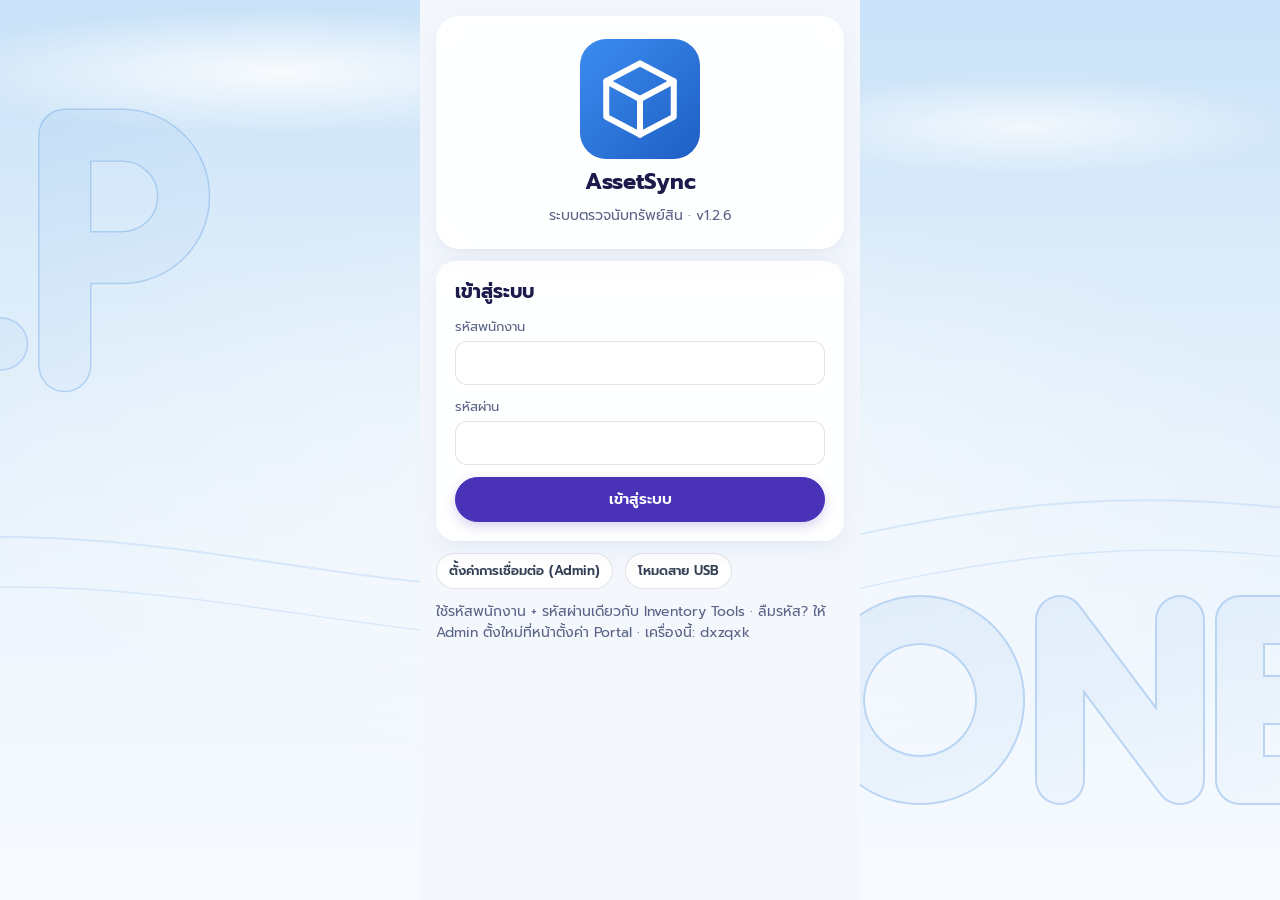
<file: assetsync/index.html>
<!doctype html>
<html lang="th">
<head>
<meta charset="utf-8">
<meta name="viewport" content="width=device-width,initial-scale=1,viewport-fit=cover">
<meta name="theme-color" content="#3b5bfd">
<title>AssetSync</title>
<link rel="icon" href="icon.svg" type="image/svg+xml">
<script src="config.js"></script>
<script src="build.js"></script>
<script src="lib/supabase.js"></script>
<script src="lib/xlsx.full.min.js"></script>
<script>window.__XLSX = window.XLSX;</script>
<script src="lib/xlsx-style.min.js"></script>
<script>window.XLSXS = window.XLSX; window.XLSX = window.__XLSX;</script>
<script src="lib/jspdf.umd.min.js"></script>
<script src="lib/qrcode.js"></script>
<script src="lib/jsbarcode.min.js"></script>
<script src="store.js"></script>
<link rel="stylesheet" href="css/app.css">
<link rel="stylesheet" href="css/theme-sky.css">

</head>
<body>
<div id="app"></div>
<input type="file" id="gFile" hidden aria-hidden="true">

<!-- โค้ดของแอปแยกเป็นไฟล์ตามหมวดใน js/ · ลำดับมีผล: ไฟล์เลขน้อยโหลดก่อน (ดู web/README.md) -->
<script src="js/01-helpers.js"></script>
<script src="js/02-state.js"></script>
<script src="js/03-compute.js"></script>
<script src="js/04-storage.js"></script>
<script src="js/05-shell.js"></script>
<script src="js/06-web-reports.js"></script>
<script src="js/07-web-import.js"></script>
<script src="js/08-web-live.js"></script>
<script src="js/09-web-inbox.js"></script>
<script src="js/10-stickers.js"></script>
<script src="js/11-label-designer.js"></script>
<script src="js/12-app.js"></script>
<script src="js/13-usb.js"></script>
<script src="js/14-auth.js"></script>
<script src="js/15-scan.js"></script>
<script src="js/16-actions.js"></script>
<script src="js/17-scanner-input.js"></script>
<script src="js/18-exports.js"></script>
<script src="js/19-pivot.js"></script>
<script src="js/20-main.js"></script>
<script src="js/21-resize.js"></script>
<script src="../idle.js"></script>
</body>
</html>
</file>
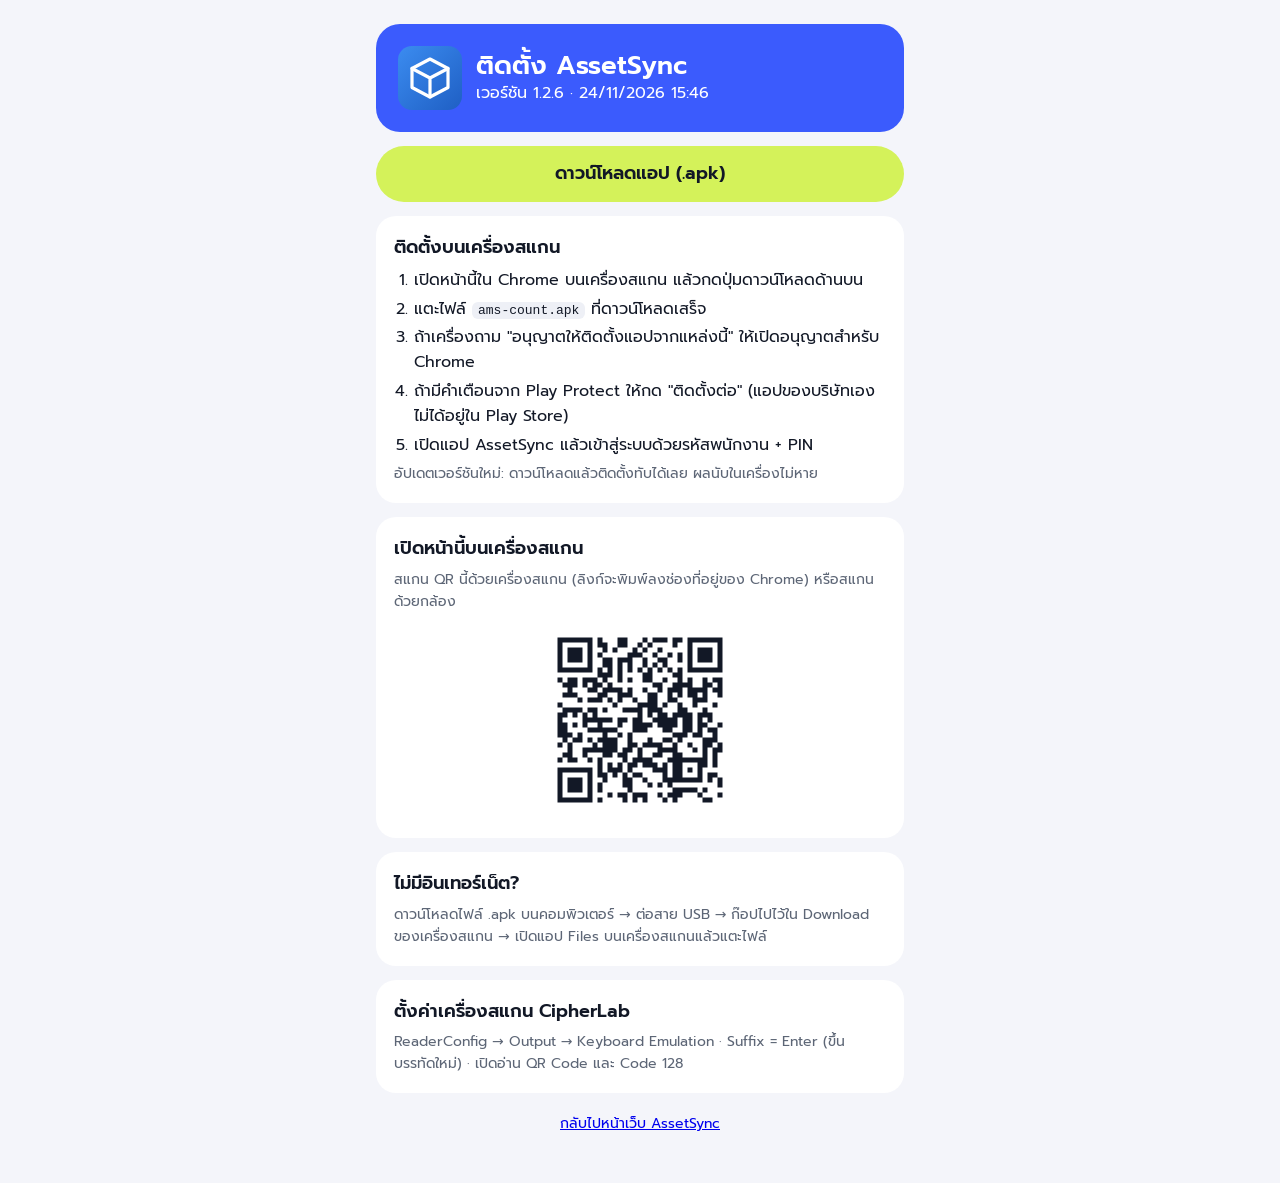
<file: assetsync/install.html>
<!doctype html>
<html lang="th">
<head>
<meta charset="utf-8">
<meta name="viewport" content="width=device-width,initial-scale=1">
<title>ติดตั้ง AssetSync</title>
<link rel="icon" href="icon.svg" type="image/svg+xml">
<script src="lib/qrcode.js"></script>
<style>
@font-face { font-family: 'Prompt'; font-weight: 400; src: url(fonts/prompt-thai-400-normal.woff2) format('woff2'); unicode-range: U+0E01-0E5B; }
@font-face { font-family: 'Prompt'; font-weight: 600; src: url(fonts/prompt-thai-600-normal.woff2) format('woff2'); unicode-range: U+0E01-0E5B; }
@font-face { font-family: 'Prompt'; font-weight: 400; src: url(fonts/prompt-latin-400-normal.woff2) format('woff2'); unicode-range: U+0000-00FF; }
@font-face { font-family: 'Prompt'; font-weight: 600; src: url(fonts/prompt-latin-600-normal.woff2) format('woff2'); unicode-range: U+0000-00FF; }
:root { --ink: #121826; --muted: #5d6676; --bg: #f4f5fa; --card: #fff; --blue: #3b5bfd; --lime: #d4f25a; color-scheme: light; }
* { box-sizing: border-box; }
body { margin: 0; background: var(--bg); color: var(--ink); font-family: 'Prompt', system-ui, sans-serif; line-height: 1.55; }
main { max-width: 560px; margin: 0 auto; padding: 24px 16px 48px; display: flex; flex-direction: column; gap: 14px; }
.hero { background: var(--blue); color: #fff; border-radius: 24px; padding: 22px; display: flex; gap: 14px; align-items: center; }
.hero img { width: 64px; height: 64px; }
h1 { margin: 0; font-size: 26px; line-height: 1.2; } h2 { margin: 0 0 6px; font-size: 18px; }
.card { background: var(--card); border-radius: 20px; padding: 18px; }
.btn { display: block; text-align: center; background: var(--lime); color: var(--ink); font-weight: 600; font-size: 18px; padding: 14px; border-radius: 999px; text-decoration: none; }
ol { margin: 0; padding-left: 20px; } li { margin: 4px 0; }
.sub { color: var(--muted); font-size: 14px; margin: 6px 0 0; }
canvas { width: 200px; height: 200px; display: block; margin: 8px auto 0; }
code { background: #eef0f6; padding: 1px 6px; border-radius: 6px; }
</style>
</head>
<body>
<main>
  <div class="hero"><img src="logo-mark.svg" alt=""><div><h1>ติดตั้ง AssetSync</h1><span id="ver">แอปตรวจนับทรัพย์สินสำหรับเครื่องสแกน Android</span></div></div>
  <a class="btn" id="dl" href="download/ams-count.apk" download>ดาวน์โหลดแอป (.apk)</a>
  <div class="card"><h2>ติดตั้งบนเครื่องสแกน</h2><ol>
    <li>เปิดหน้านี้ใน Chrome บนเครื่องสแกน แล้วกดปุ่มดาวน์โหลดด้านบน</li>
    <li>แตะไฟล์ <code>ams-count.apk</code> ที่ดาวน์โหลดเสร็จ</li>
    <li>ถ้าเครื่องถาม "อนุญาตให้ติดตั้งแอปจากแหล่งนี้" ให้เปิดอนุญาตสำหรับ Chrome</li>
    <li>ถ้ามีคำเตือนจาก Play Protect ให้กด "ติดตั้งต่อ" (แอปของบริษัทเอง ไม่ได้อยู่ใน Play Store)</li>
    <li>เปิดแอป AssetSync แล้วเข้าสู่ระบบด้วยรหัสพนักงาน + PIN</li></ol>
    <p class="sub">อัปเดตเวอร์ชันใหม่: ดาวน์โหลดแล้วติดตั้งทับได้เลย ผลนับในเครื่องไม่หาย</p></div>
  <div class="card"><h2>เปิดหน้านี้บนเครื่องสแกน</h2><p class="sub">สแกน QR นี้ด้วยเครื่องสแกน (ลิงก์จะพิมพ์ลงช่องที่อยู่ของ Chrome) หรือสแกนด้วยกล้อง</p><canvas id="qr" width="400" height="400" aria-label="QR ลิงก์หน้านี้"></canvas></div>
  <div class="card"><h2>ไม่มีอินเทอร์เน็ต?</h2><p class="sub">ดาวน์โหลดไฟล์ .apk บนคอมพิวเตอร์ → ต่อสาย USB → ก๊อปไปไว้ใน Download ของเครื่องสแกน → เปิดแอป Files บนเครื่องสแกนแล้วแตะไฟล์</p></div>
  <div class="card"><h2>ตั้งค่าเครื่องสแกน CipherLab</h2><p class="sub">ReaderConfig → Output → Keyboard Emulation · Suffix = Enter (ขึ้นบรรทัดใหม่) · เปิดอ่าน QR Code และ Code 128</p></div>
  <p class="sub" style="text-align:center"><a href="./">กลับไปหน้าเว็บ AssetSync</a></p>
</main>
<script>
(() => {
  const cv = document.getElementById('qr'), q = qrcode(0, 'M'); q.addData(location.href.split('#')[0]); q.make();
  const n = q.getModuleCount(), c = cv.getContext('2d'), m = Math.floor(cv.width / (n + 4)), o = Math.floor((cv.width - n * m) / 2);
  c.fillStyle = '#fff'; c.fillRect(0, 0, cv.width, cv.height); c.fillStyle = '#121826';
  for (let r = 0; r < n; r++) for (let k = 0; k < n; k++) if (q.isDark(r, k)) c.fillRect(o + k * m, o + r * m, m, m);
  fetch('download/version.json', { cache: 'no-store' }).then(r => r.ok ? r.json() : null).then(v => { if (v) document.getElementById('ver').textContent = `เวอร์ชัน ${v.version} · ${v.date}`; }).catch(() => {});
})();
</script>
</body>
</html>
</file>
<file: assetsync/css/app.css>
/* AssetSync · หน้าตาของเว็บและแอปเครื่องยิง (ใช้ร่วมกัน) */
@font-face {
  font-family: 'Prompt';
  font-weight: 400;
  font-display: swap;
  src: url(../fonts/prompt-thai-400-normal.woff2) format('woff2');
  unicode-range: U+0E01-0E5B, U+200C-200D, U+25CC;
}
@font-face {
  font-family: 'Prompt';
  font-weight: 500;
  font-display: swap;
  src: url(../fonts/prompt-thai-500-normal.woff2) format('woff2');
  unicode-range: U+0E01-0E5B, U+200C-200D, U+25CC;
}
@font-face {
  font-family: 'Prompt';
  font-weight: 600;
  font-display: swap;
  src: url(../fonts/prompt-thai-600-normal.woff2) format('woff2');
  unicode-range: U+0E01-0E5B, U+200C-200D, U+25CC;
}
@font-face {
  font-family: 'Prompt';
  font-weight: 700;
  font-display: swap;
  src: url(../fonts/prompt-thai-700-normal.woff2) format('woff2');
  unicode-range: U+0E01-0E5B, U+200C-200D, U+25CC;
}
@font-face {
  font-family: 'Prompt';
  font-weight: 400;
  font-display: swap;
  src: url(../fonts/prompt-latin-400-normal.woff2) format('woff2');
  unicode-range: U+0000-00FF, U+2000-206F, U+20AC, U+2122, U+2190-21FF, U+2212, U+2460-24FF, U+2713, U+2715;
}
@font-face {
  font-family: 'Prompt';
  font-weight: 500;
  font-display: swap;
  src: url(../fonts/prompt-latin-500-normal.woff2) format('woff2');
  unicode-range: U+0000-00FF, U+2000-206F, U+20AC, U+2122, U+2190-21FF, U+2212, U+2460-24FF, U+2713, U+2715;
}
@font-face {
  font-family: 'Prompt';
  font-weight: 600;
  font-display: swap;
  src: url(../fonts/prompt-latin-600-normal.woff2) format('woff2');
  unicode-range: U+0000-00FF, U+2000-206F, U+20AC, U+2122, U+2190-21FF, U+2212, U+2460-24FF, U+2713, U+2715;
}
@font-face {
  font-family: 'Prompt';
  font-weight: 700;
  font-display: swap;
  src: url(../fonts/prompt-latin-700-normal.woff2) format('woff2');
  unicode-range: U+0000-00FF, U+2000-206F, U+20AC, U+2122, U+2190-21FF, U+2212, U+2460-24FF, U+2713, U+2715;
}
@font-face {
  font-family: 'JetBrains Mono';
  font-weight: 500;
  font-display: swap;
  src: url(../fonts/jetbrains-mono-latin-500-normal.woff2) format('woff2');
}
@font-face {
  font-family: 'JetBrains Mono';
  font-weight: 700;
  font-display: swap;
  src: url(../fonts/jetbrains-mono-latin-700-normal.woff2) format('woff2');
}
/* Layout: one shell, two faces. "คอม" = wide web workspace with stage pills; "เครื่องยิง" = phone column with bottom bar + center scan button.
   Deliberately single light theme (field devices + office screens), every color set explicitly. */
:root {
  --ink: #121826;
  --muted: #5d6676;
  --bg: #f4f5fa;
  --card: #ffffff;
  --line: #e4e7ec;
  --blue: #3b5bfd;
  --blue-soft: #eaeeff;
  --blue-ink: #2e46c9;
  --lime: #d4f25a;
  --orange: #ff7a1a;
  --ok: #12b76a;
  --ok-soft: #e7f8ef;
  --ok-ink: #027a48;
  --warn: #f79009;
  --warn-soft: #fff1e6;
  --warn-ink: #b54708;
  --bad: #f04438;
  --bad-soft: #fee9e7;
  --bad-ink: #b42318;
  --oth: #7a5af8;
  --oth-soft: #f0ebff;
  --oth-ink: #5925dc;
  --display: 'Prompt', system-ui, sans-serif;
  --mono: 'JetBrains Mono', ui-monospace, monospace;
  color-scheme: light;
}
html,
body {
  height: 100%;
}
body {
  margin: 0;
  background: var(--bg);
  color: var(--ink);
  font-family: var(--display);
  font-size: 15px;
  line-height: 1.5;
}
* {
  box-sizing: border-box;
}
[hidden] {
  display: none !important;
}
button,
input,
select,
textarea {
  font: inherit;
  color: inherit;
}
button {
  cursor: pointer;
}
:focus-visible {
  outline: 3px solid var(--blue);
  outline-offset: 2px;
}
.mono {
  font-family: var(--mono);
}
.top {
  position: sticky;
  top: env(safe-area-inset-top, 0px);
  z-index: 5;
  background: var(--card);
  border-bottom: 1px solid var(--line);
}
body::before {
  content: '';
  position: fixed;
  inset: 0 0 auto;
  height: env(safe-area-inset-top, 0px);
  z-index: 10;
  background: var(--card);
}
.top-in {
  max-width: 1240px;
  margin: 0 auto;
  padding-block: 10px;
  padding-left: max(16px, env(safe-area-inset-left, 0px));
  padding-right: max(16px, env(safe-area-inset-right, 0px));
  display: flex;
  flex-wrap: wrap;
  align-items: center;
  gap: 8px 14px;
}
.logo {
  display: flex;
  align-items: center;
  gap: 8px;
  font-weight: 700;
  font-size: 18px;
}
.logo img {
  width: 36px;
  height: 28px;
  display: block;
}
.brand {
  background: var(--card);
  border-radius: 24px;
  padding: 22px 18px;
  display: flex;
  flex-direction: column;
  align-items: center;
  gap: 10px;
  text-align: center;
}
.brand img {
  width: 120px;
  height: auto;
}
.brand b {
  font-size: 22px;
  line-height: 1.2;
}
.brand span {
  color: var(--muted);
  font-size: 14px;
}
.seg {
  display: inline-flex;
  background: #e9ebf3;
  border-radius: 999px;
  padding: 3px;
}
.seg button {
  border: none;
  background: transparent;
  padding: 7px 14px;
  border-radius: 999px;
  font-size: 14px;
  color: var(--muted);
}
.seg button[aria-pressed='true'] {
  background: var(--card);
  color: var(--ink);
  font-weight: 600;
  box-shadow: 0 1px 2px rgb(0 0 0 / 0.08);
}
.pills {
  display: flex;
  flex-wrap: wrap;
  gap: 6px;
}
.pill {
  border: none;
  padding: 7px 13px;
  border-radius: 999px;
  background: #f2f4f7;
  color: #344054;
  font-size: 14px;
}
.pill.on {
  background: var(--blue);
  color: #fff;
  font-weight: 600;
}
.pill.done {
  background: var(--ok-soft);
  color: var(--ok-ink);
}
.sync {
  margin-left: auto;
  font-size: 13px;
  padding: 5px 10px;
  border-radius: 999px;
  font-weight: 700;
  display: inline-flex;
  align-items: center;
  gap: 4px;
  line-height: 1;
  cursor: help;
}
.sync svg {
  display: block;
}
.s-bad {
  background: var(--bad-soft);
  color: var(--bad-ink);
}
.sync-mini .sync {
  margin: 0;
}
.s-on {
  background: var(--ok-soft);
  color: var(--ok-ink);
}
.s-wait {
  background: var(--warn-soft);
  color: var(--warn-ink);
}
.s-off {
  background: #f2f4f7;
  color: var(--muted);
}
.wrap {
  max-width: 1240px;
  margin: 0 auto;
  padding-block: 22px 60px;
  padding-left: max(16px, env(safe-area-inset-left, 0px));
  padding-right: max(16px, env(safe-area-inset-right, 0px));
  display: flex;
  flex-direction: column;
  gap: 16px;
}
h1 {
  margin: 0;
  font-size: 28px;
  line-height: 1.2;
  text-wrap: balance;
}
h2 {
  margin: 0;
  font-size: 19px;
  line-height: 1.3;
}
.sub {
  color: var(--muted);
  font-size: 14px;
  margin: 0;
}
.card {
  background: var(--card);
  border-radius: 20px;
  padding: 18px;
  display: flex;
  flex-direction: column;
  gap: 12px;
  min-width: 0;
}
.row {
  display: flex;
  flex-wrap: wrap;
  gap: 12px;
  align-items: flex-start;
}
.row > .grow {
  flex: 999 1 520px;
  min-width: 0;
}
.row > .side {
  flex: 1 1 320px;
  min-width: 0;
}
.grid {
  display: grid;
  grid-template-columns: repeat(auto-fill, minmax(170px, 1fr));
  gap: 10px;
}
.kpis {
  display: grid;
  grid-template-columns: repeat(auto-fit, minmax(160px, 1fr));
  gap: 10px;
}
.kpi {
  border-radius: 18px;
  padding: 14px 16px;
  background: var(--card);
}
.kpi b {
  display: block;
  font-size: 30px;
  line-height: 1.15;
  font-variant-numeric: tabular-nums;
}
.kpi span {
  font-size: 13px;
  color: var(--muted);
}
.btn {
  border: 1px solid #d0d5dd;
  background: var(--card);
  color: #344054;
  padding: 10px 16px;
  border-radius: 999px;
  font-weight: 600;
  min-height: 44px;
}
.btn.pri {
  background: var(--blue);
  color: #fff;
  border-color: var(--blue);
}
.btn.dark {
  background: var(--ink);
  color: #fff;
  border-color: var(--ink);
}
.btn.lime {
  background: var(--lime);
  color: var(--ink);
  border-color: var(--lime);
}
.btn.oth {
  background: var(--oth);
  color: #fff;
  border-color: var(--oth);
}
.btn.red {
  background: var(--card);
  color: var(--bad-ink);
  border-color: #fda29b;
}
.btn.sm {
  padding: 6px 12px;
  min-height: 36px;
  font-size: 13px;
}
.btn:disabled {
  opacity: 0.45;
  cursor: not-allowed;
}
.chip {
  display: inline-block;
  padding: 3px 10px;
  border-radius: 999px;
  font-size: 12px;
  font-weight: 600;
}
.c-ok {
  background: var(--ok-soft);
  color: var(--ok-ink);
}
.c-warn {
  background: var(--warn-soft);
  color: var(--warn-ink);
}
.c-bad {
  background: var(--bad-soft);
  color: var(--bad-ink);
}
.c-oth {
  background: var(--oth-soft);
  color: var(--oth-ink);
}
.c-blue {
  background: var(--blue-soft);
  color: var(--blue-ink);
}
.c-gray {
  background: #f2f4f7;
  color: #475467;
}
label.f {
  display: flex;
  flex-direction: column;
  gap: 4px;
  font-size: 13px;
  color: var(--muted);
}
input.in,
select.in,
textarea.in {
  border: 1px solid #d0d5dd;
  border-radius: 12px;
  padding: 10px 12px;
  background: var(--card);
  width: 100%;
  min-width: 0;
  font-size: 15px;
  color: var(--ink);
}
.tbl-wrap {
  overflow-x: auto;
  border-radius: 14px;
}
table {
  border-collapse: collapse;
  width: 100%;
  font-size: 14px;
}
th {
  text-align: left;
  font-size: 12px;
  color: var(--muted);
  font-weight: 600;
  padding: 8px 10px;
  border-bottom: 1px solid var(--line);
  white-space: nowrap;
}
td {
  padding: 9px 10px;
  border-bottom: 1px solid #f0f2f5;
  vertical-align: top;
}
tr.click {
  cursor: pointer;
}
tr.click:hover {
  background: #f8f9fc;
}
tr.sel {
  background: var(--blue-soft);
}
td .chip {
  white-space: nowrap;
}
/* count pages: left and right boxes share one height, each scrolls inside */
.pair {
  align-items: stretch;
}
.pair > * {
  height: max(480px, calc(100vh - 300px));
  overflow-y: auto;
}
.pair > .card.grow {
  display: flex;
  flex-direction: column;
}
.pair > .card.grow > .tbl-wrap {
  flex: 1;
  min-height: 0;
  overflow-y: auto;
}
.pair > .card.grow > .grid {
  flex: none;
}
@media (max-width: 860px) {
  .pair > * {
    height: auto;
    overflow: visible;
  }
}
/* equal rows: fixed columns, one line per cell */
table.tfix {
  table-layout: fixed;
}
.tfix td {
  white-space: nowrap;
  overflow: hidden;
  text-overflow: ellipsis;
  vertical-align: middle;
  height: 44px;
  padding-top: 6px;
  padding-bottom: 6px;
}
.fbar {
  display: flex;
  flex-wrap: wrap;
  gap: 8px;
  align-items: center;
}
.fbar .in {
  width: auto;
  min-height: 38px;
  padding: 6px 10px;
  font-size: 13px;
}
/* small right-hand detail panel */
.compact {
  font-size: 13px;
  gap: 8px !important;
}
.compact .btn {
  padding: 5px 10px;
  min-height: 32px;
  font-size: 12.5px;
}
.compact .tog {
  padding: 4px 9px;
  min-height: 30px;
  font-size: 12px;
}
.compact .card {
  padding: 10px !important;
}
.compact [style*='font-size:22px'] {
  font-size: 17px !important;
}
.compact [style*='font-size:17px'] {
  font-size: 14px !important;
}
.compact .sub {
  font-size: 12px;
}
.compact h2 {
  font-size: 15px;
}
.compact .sticker {
  width: 220px;
  transform: none;
  filter: drop-shadow(0 4px 10px rgb(18 24 38 / 0.15));
}
.ver {
  font:
    600 11px 'JetBrains Mono',
    monospace;
  color: var(--muted);
  background: #f2f4f7;
  border-radius: 999px;
  padding: 2px 7px;
  margin-left: 4px;
  vertical-align: middle;
}
.tile {
  border-radius: 16px;
  padding: 12px 14px;
  display: flex;
  flex-direction: column;
  text-align: left;
  border: none;
}
.tile b {
  font-size: 15px;
}
.tile .p {
  font-size: 24px;
  font-weight: 700;
  line-height: 1.2;
}
.tile small {
  font-size: 12px;
}
.bar {
  height: 10px;
  background: #eef0f6;
  border-radius: 6px;
  overflow: hidden;
  display: flex;
}
.bar i {
  display: block;
  height: 100%;
}
.msg {
  padding: 10px 14px;
  border-radius: 12px;
  font-size: 14px;
  background: #f2f4f7;
}
.msg.ok {
  background: var(--ok-soft);
  color: var(--ok-ink);
}
.msg.bad {
  background: var(--bad-soft);
  color: var(--bad-ink);
}
.msg.warn {
  background: var(--warn-soft);
  color: var(--warn-ink);
}
.drop {
  border: 2px dashed #c5cdfd;
  border-radius: 18px;
  padding: 22px;
  background: #f7f8ff;
  text-align: center;
  display: flex;
  flex-direction: column;
  gap: 8px;
  align-items: center;
}
/* phone */
.phone {
  max-width: 440px;
  margin: 0 auto;
  min-height: calc(100vh - 60px);
  display: flex;
  flex-direction: column;
  background: var(--bg);
}
.pbody {
  flex: 1 1 auto;
  padding: 16px;
  display: flex;
  flex-direction: column;
  gap: 12px;
  padding-bottom: 110px;
}
.bnav {
  position: fixed;
  left: 0;
  right: 0;
  bottom: 0;
  z-index: 6;
  background: var(--card);
  border-top: 1px solid var(--line);
  padding-bottom: env(safe-area-inset-bottom, 0px);
  padding-left: env(safe-area-inset-left, 0px);
  padding-right: env(safe-area-inset-right, 0px);
}
.bnav-in {
  max-width: 440px;
  margin: 0 auto;
  display: grid;
  grid-template-columns: repeat(5, minmax(0, 1fr));
  align-items: end;
  padding: 6px 6px 10px;
}
.bnav button {
  border: none;
  background: none;
  font-size: 12px;
  color: var(--muted);
  padding: 8px 2px;
}
.bnav button.on {
  color: var(--blue);
  font-weight: 600;
}
.bnav .fab {
  justify-self: center;
  width: 62px;
  height: 62px;
  margin-top: -26px;
  border-radius: 50%;
  background: var(--lime);
  color: var(--ink);
  font-weight: 700;
  font-size: 14px;
  border: 4px solid var(--card);
}
.hero {
  background: var(--blue);
  color: #fff;
  border-radius: 24px;
  padding: 18px;
  display: flex;
  flex-direction: column;
  gap: 6px;
}
.dark {
  background: var(--ink);
  color: #fff;
}
.areahead {
  border-radius: 0 0 26px 26px;
  padding: 16px;
  display: flex;
  flex-direction: column;
  gap: 10px;
}
.cnt3 {
  display: grid;
  grid-template-columns: repeat(3, minmax(0, 1fr));
  gap: 8px;
  text-align: center;
}
.cnt3 > * {
  border-radius: 14px;
  padding: 8px 4px;
  display: flex;
  flex-direction: column;
  border: none;
  color: inherit;
}
.cnt3 b {
  font-size: 22px;
  line-height: 1.1;
}
.tabs3 {
  display: flex;
  gap: 4px;
  background: #e9ebf3;
  border-radius: 999px;
  padding: 4px;
}
.tabs3 button {
  flex: 1 1 0;
  border: none;
  background: transparent;
  border-radius: 999px;
  padding: 8px 4px;
  font-size: 13px;
  color: #475467;
}
.tabs3 button.on {
  background: var(--card);
  color: var(--ink);
  font-weight: 600;
}
.li {
  background: var(--card);
  border-radius: 16px;
  padding: 11px 14px;
  display: flex;
  gap: 10px;
  align-items: center;
  text-align: left;
  border: none;
  width: 100%;
}
.li .t {
  flex: 1 1 auto;
  min-width: 0;
  display: flex;
  flex-direction: column;
}
.li .t span {
  font-size: 13px;
  color: var(--muted);
  overflow-wrap: anywhere;
}
.dot {
  flex: 0 0 auto;
  width: 36px;
  height: 36px;
  border-radius: 50%;
  display: inline-flex;
  align-items: center;
  justify-content: center;
  font-weight: 700;
  color: #fff;
}
.scanbox {
  border: 2px dashed var(--lime);
  border-radius: 20px;
  padding: 12px;
  display: flex;
  flex-direction: column;
  gap: 8px;
}
#scanIn {
  width: 100%;
  border: none;
  border-radius: 12px;
  padding: 12px;
  font-family: var(--mono);
  font-size: 20px;
  background: #2a3242;
  color: #fff;
  text-transform: uppercase;
}
#scanIn::placeholder {
  color: #98a2b3;
  text-transform: none;
}
.rcard {
  background: var(--card);
  border-radius: 18px;
  padding: 12px 14px;
  display: flex;
  flex-direction: column;
  gap: 8px;
}
.rcard.oth {
  border: 2px solid var(--oth);
}
.rcard.unk {
  border: 2px solid var(--bad);
}
.chips {
  display: flex;
  flex-wrap: wrap;
  gap: 6px;
}
.tog {
  border: 1px solid #d0d5dd;
  background: var(--card);
  border-radius: 999px;
  padding: 8px 12px;
  font-size: 13px;
  font-weight: 600;
  color: #344054;
  min-height: 40px;
}
.tog[aria-pressed='true'] {
  background: var(--blue);
  border-color: var(--blue);
  color: #fff;
}
.cond {
  display: grid;
  grid-template-columns: repeat(4, minmax(0, 1fr));
  gap: 6px;
}
.cond button {
  border: none;
  border-radius: 14px;
  padding: 10px 2px;
  font-weight: 600;
  font-size: 13px;
  background: var(--card);
  min-height: 44px;
}
.cond button[aria-pressed='true'] {
  background: var(--ok);
  color: #fff;
}
.cond button.w[aria-pressed='true'] {
  background: var(--warn);
  color: #1d0e00;
}
.sheetbg {
  position: fixed;
  inset: 0;
  z-index: 20;
  background: rgb(18 24 38 / 0.7);
  display: flex;
  flex-direction: column;
  justify-content: flex-end;
  align-items: center;
}
.sheet {
  width: 100%;
  max-width: 440px;
  background: var(--bg);
  border-radius: 26px 26px 0 0;
  padding: 18px 16px calc(18px + env(safe-area-inset-bottom, 0px));
  display: flex;
  flex-direction: column;
  gap: 10px;
  max-height: 92vh;
  overflow-y: auto;
}
.lbl-wrap {
  overflow: auto;
  padding: 18px;
  background: #eef0f6;
  border-radius: 12px;
  display: flex;
  justify-content: center;
}
.lbl-stage {
  position: relative;
  flex: none;
  background: #fff;
  box-shadow: 0 2px 10px rgb(18 24 38 / 0.15);
}
.lbl-stage canvas {
  position: absolute;
  inset: 0;
  display: block;
}
.lbl-el {
  position: absolute;
  outline: 1px dashed rgb(46 91 255 / 0.35);
  cursor: move;
  touch-action: none;
}
.lbl-el:hover {
  outline-color: var(--blue);
}
.lbl-el.on {
  outline: 2px solid var(--blue);
  background: rgb(46 91 255 / 0.06);
}
.lbl-rs {
  position: absolute;
  right: -6px;
  bottom: -6px;
  width: 12px;
  height: 12px;
  background: var(--blue);
  border: 2px solid #fff;
  border-radius: 3px;
  cursor: nwse-resize;
  display: none;
}
.lbl-el.on .lbl-rs {
  display: block;
}
.sticker {
  align-self: center;
  width: 300px;
  max-width: 100%;
  transform: none;
}
.sticker canvas {
  width: 100%;
  height: auto;
  display: block;
  border-radius: 8px;
  border: 1px solid var(--line);
  background: #fff;
}
.book {
  display: grid;
  grid-template-columns: repeat(2, minmax(0, 1fr));
  gap: 10px;
}
.mini {
  background: var(--card);
  border-radius: 12px;
  padding: 9px 11px;
  border: none;
  border-top: 6px solid var(--ok);
  text-align: left;
  display: flex;
  flex-direction: column;
  font-size: 12px;
  min-width: 0;
}
.mini b {
  font-family: var(--mono);
  font-size: 14px;
}
.mini span {
  overflow-wrap: anywhere;
}
.toast {
  position: fixed;
  left: 50%;
  bottom: 110px;
  transform: translateX(-50%);
  z-index: 30;
  background: var(--ink);
  color: #fff;
  padding: 10px 16px;
  border-radius: 999px;
  font-size: 14px;
  max-width: calc(100% - 32px);
}
.confirm {
  display: flex;
  flex-direction: column;
  gap: 8px;
  padding: 12px;
  border-radius: 14px;
  background: var(--bad-soft);
  color: var(--bad-ink);
}
/* computer: side menu */
.shell {
  display: grid;
  grid-template-columns: 250px minmax(0, 1fr);
  min-height: 100vh;
}
.side-nav {
  position: sticky;
  top: 0;
  height: 100vh;
  overflow-y: auto;
  background: var(--card);
  border-right: 1px solid var(--line);
  display: flex;
  flex-direction: column;
  gap: 14px;
  padding: 16px 12px 16px max(12px, env(safe-area-inset-left, 0px));
}
.side-top {
  display: flex;
  flex-direction: column;
  gap: 10px;
  padding: 4px 6px;
}
.side-top .sync {
  margin: 0;
  align-self: flex-start;
}
.nav-list {
  display: flex;
  flex-direction: column;
  gap: 4px;
}
.nav-item {
  display: flex;
  align-items: center;
  gap: 10px;
  width: 100%;
  text-align: left;
  border: none;
  background: transparent;
  color: #344054;
  border-radius: 12px;
  padding: 10px 12px;
  font-size: 15px;
  min-height: 44px;
}
.nav-item:hover {
  background: #f2f4f7;
}
.nav-item.on {
  background: var(--blue);
  color: #fff;
  font-weight: 600;
}
.nav-item.done:not(.on) .nav-num {
  background: var(--ok-soft);
  color: var(--ok-ink);
}
.nav-num {
  flex: 0 0 28px;
  height: 28px;
  border-radius: 9px;
  background: #f2f4f7;
  color: #475467;
  display: inline-flex;
  align-items: center;
  justify-content: center;
  font-size: 14px;
  font-weight: 600;
}
.nav-item.on .nav-num {
  background: rgb(255 255 255 / 0.2);
  color: #fff;
}
.nav-label {
  flex: 1 1 auto;
  min-width: 0;
}
.nav-badge {
  flex: 0 0 auto;
  background: var(--orange);
  color: #1d0e00;
  font-size: 12px;
  font-weight: 700;
  border-radius: 999px;
  padding: 1px 8px;
}
.nav-group {
  display: flex;
  align-items: center;
  gap: 10px;
  width: 100%;
  text-align: left;
  border: none;
  background: transparent;
  border-radius: 12px;
  padding: 10px 12px;
  min-height: 44px;
  font-size: 15px;
  color: #344054;
  font-weight: 600;
}
.nav-group:hover {
  background: #f2f4f7;
}
.nav-chev {
  margin-left: auto;
  color: var(--muted);
  font-size: 13px;
}
.nav-item.nav-sub {
  padding-left: 26px;
  min-height: 38px;
  font-size: 14px;
}
.nav-item.nav-sub .nav-num {
  flex-basis: 34px;
  font-size: 12px;
}
.nav-sep {
  height: 1px;
  background: var(--line);
  margin: 6px 8px;
}
.side-foot {
  margin-top: auto;
  display: flex;
  flex-direction: column;
  gap: 2px;
  padding: 10px 8px 0;
  border-top: 1px solid var(--line);
  font-size: 14px;
}
.shell-main {
  min-width: 0;
}
@media (max-width: 860px) {
  .shell {
    grid-template-columns: minmax(0, 1fr);
  }
  .side-nav {
    position: sticky;
    top: env(safe-area-inset-top, 0px);
    z-index: 5;
    height: auto;
    flex-direction: column;
    gap: 8px;
    border-right: none;
    border-bottom: 1px solid var(--line);
    padding: 10px max(16px, env(safe-area-inset-right, 0px)) 10px max(16px, env(safe-area-inset-left, 0px));
  }
  .side-top {
    flex-direction: row;
    justify-content: space-between;
    align-items: center;
    padding: 0;
  }
  .nav-list {
    flex-direction: row;
    overflow-x: auto;
    gap: 6px;
  }
  .nav-item {
    width: auto;
    white-space: nowrap;
    padding: 8px 12px;
    min-height: 40px;
  }
  .nav-sep,
  .side-foot {
    display: none;
  }
}
.dupbg {
  position: fixed;
  inset: 0;
  z-index: 40;
  background: rgb(18 24 38 / 0.55);
  display: flex;
  align-items: center;
  justify-content: center;
  padding: 24px max(16px, env(safe-area-inset-right, 0px)) 24px max(16px, env(safe-area-inset-left, 0px));
}
.duppop {
  width: 100%;
  max-width: 340px;
  background: var(--card);
  border-radius: 24px;
  padding: 22px 20px;
  display: flex;
  flex-direction: column;
  align-items: center;
  gap: 6px;
  text-align: center;
  border-top: 8px solid var(--warn);
}
.duppop b#dupH {
  font-size: 24px;
  color: var(--warn-ink);
}
.duppop.oth {
  border-top-color: var(--oth);
}
.duppop.oth b#othH {
  font-size: 22px;
  color: var(--oth-ink);
}
.duppop.oth .dupicon {
  background: var(--oth);
  color: #fff;
}
.dupicon {
  width: 56px;
  height: 56px;
  border-radius: 50%;
  background: var(--warn);
  color: #1d0e00;
  font-size: 32px;
  font-weight: 700;
  display: inline-flex;
  align-items: center;
  justify-content: center;
}
/* pivot */
.pv-wrap {
  overflow: auto;
  max-height: 72vh;
}
.pv-wrap table.pvtUi {
  font-family: var(--display);
  font-size: 13px;
  border-collapse: separate;
  border-spacing: 6px;
}
.pv-wrap .pvtAxisContainer,
.pv-wrap .pvtVals {
  background: #f4f5fa;
  border: 1px dashed #d0d5dd;
  border-radius: 12px;
  padding: 6px;
}
.pv-wrap .pvtAxisContainer li span.pvtAttr {
  background: #fff;
  border: 1px solid #d0d5dd;
  border-radius: 999px;
  padding: 3px 10px;
  font-size: 13px;
}
.pv-wrap select {
  font: inherit;
  border: 1px solid #d0d5dd;
  border-radius: 8px;
  padding: 3px 6px;
  background: #fff;
}
.pv-wrap table.pvtTable {
  font-family: var(--display);
  font-size: 12.5px;
}
.pv-wrap table.pvtTable thead tr th,
.pv-wrap table.pvtTable tbody tr th {
  background: #eaeeff;
  border-color: #d0d5dd;
  font-size: 12px;
}
.pv-wrap table.pvtTable tbody tr td {
  border-color: #e4e7ec;
  font-variant-numeric: tabular-nums;
}
.pv-wrap .pvtFilterBox {
  border-radius: 12px;
  box-shadow: 0 10px 30px rgb(0 0 0 / 0.15);
  font-family: var(--display);
}
/* dashboard */
.dash {
  display: grid;
  grid-template-columns: repeat(auto-fit, minmax(300px, 1fr));
  gap: 12px;
}
.dash .card {
  gap: 10px;
}
.dash h2 {
  font-size: 16px;
}
.live {
  display: inline-flex;
  align-items: center;
  gap: 6px;
  font-size: 12px;
  color: var(--ok-ink);
  font-weight: 600;
  background: var(--ok-soft);
  border-radius: 999px;
  padding: 3px 10px;
}
.live i {
  width: 8px;
  height: 8px;
  border-radius: 50%;
  background: var(--ok);
  animation: pulse 1.6s infinite;
}
@keyframes pulse {
  0% {
    box-shadow: 0 0 0 0 rgb(18 183 106 / 0.5);
  }
  70% {
    box-shadow: 0 0 0 7px rgb(18 183 106 / 0);
  }
  100% {
    box-shadow: 0 0 0 0 rgb(18 183 106 / 0);
  }
}
.stack {
  display: flex;
  gap: 2px;
  height: 22px;
  border-radius: 6px;
  overflow: hidden;
  background: #fff;
}
.stack i {
  display: block;
  min-width: 3px;
}
.legend {
  display: flex;
  flex-wrap: wrap;
  gap: 6px 14px;
  font-size: 13px;
}
.legend > span {
  display: inline-flex;
  align-items: center;
  gap: 6px;
}
.legend i {
  width: 10px;
  height: 10px;
  border-radius: 3px;
  display: inline-block;
}
.hb {
  display: grid;
  grid-template-columns: minmax(0, 40%) 1fr auto;
  gap: 8px;
  align-items: center;
  font-size: 13px;
}
.hb-l {
  white-space: nowrap;
  overflow: hidden;
  text-overflow: ellipsis;
}
.hb-t {
  height: 10px;
  background: #eef0f6;
  border-radius: 5px;
  overflow: hidden;
}
.hb-t i {
  display: block;
  height: 100%;
  border-radius: 5px;
}
.hb-v {
  font-variant-numeric: tabular-nums;
  white-space: nowrap;
}
@media (prefers-reduced-motion: reduce) {
  * {
    transition: none !important;
  }
}
</file>
<file: assetsync/css/theme-sky.css>
/* AssetSync · ธีม "ท้องฟ้า" — ฟ้าพาสเทล ขาวนวล ม่วงคราม ทองอ่อน · มินิมอล อ่านง่าย
 * ใช้เมื่อ <html data-theme="sky"> · ทุกกฎขึ้นต้นด้วย html[data-theme='sky'] จึงไม่แตะธีมเดิม
 * สลับธีมได้ที่เมนูข้าง (เว็บ) หรือหน้า บัญชี (เครื่องยิง) */

html[data-theme='sky'] {
  --ink: #1d1b4c; /* ม่วงครามเข้ม: ตัวอักษร */
  --muted: #5b6386;
  --bg: #f4f8fd;
  --card: rgb(255 255 255 / 0.88);
  --line: rgb(29 27 76 / 0.08);
  --blue: #4a32b8; /* ม่วงคราม: ปุ่มหลัก เมนูที่เลือก */
  --blue-soft: rgb(74 50 184 / 0.09);
  --blue-ink: #3a2496;
  --lime: #f1cd6e; /* ทองอ่อน: ปุ่มสแกน แถบความคืบหน้า */
  --gold: #c9a24c;
  --oth-soft: rgb(122 90 248 / 0.12);
  --soft: rgb(74 50 184 / 0.05); /* พื้นเทาเดิม → ม่วงจางมาก */
  --edge: rgb(255 255 255 / 0.95);
  --shadow: 0 1px 2px rgb(40 50 120 / 0.04), 0 8px 24px rgb(40 60 140 / 0.07);
  --blur: blur(14px) saturate(140%);
  color-scheme: light;
}

/* ---------- background: soft pastel sky, a light glow and two faint clouds ---------- */
html[data-theme='sky'] body {
  background: #e6f1fb;
}
html[data-theme='sky'] body::after {
  content: '';
  position: fixed;
  inset: 0;
  z-index: -1;
  pointer-events: none;
  background:
    url("data:image/svg+xml,%3Csvg xmlns='http://www.w3.org/2000/svg' viewBox='0 0 1600 900' preserveAspectRatio='xMidYMid slice'%3E %3Cdefs%3E %3ClinearGradient id='g' x1='0' y1='0' x2='1' y2='1'%3E%3Cstop offset='0' stop-color='%233b86db' stop-opacity='.09'/%3E%3Cstop offset='1' stop-color='%233b86db' stop-opacity='.02'/%3E%3C/linearGradient%3E %3Cmask id='mb' maskUnits='userSpaceOnUse'%3E%3Crect x='-100' y='-100' width='1800' height='1100' fill='white'/%3E%3Cpath d='M1130 150V470 M1222 440h0.1 M1310 470V150H1390A85 85 0 0 1 1390 320H1310' stroke='black' stroke-width='70' fill='none' stroke-linecap='round' stroke-linejoin='round'/%3E%3C/mask%3E %3Cmask id='ms' maskUnits='userSpaceOnUse'%3E%3Crect x='-100' y='-100' width='1800' height='1100' fill='white'/%3E%3Cpath d='M190 620A80 80 0 1 0 190.1 620Z M330 780V620L450 780V620 M600 620H510V780H600M510 700H585' stroke='black' stroke-width='46' fill='none' stroke-linecap='round' stroke-linejoin='round'/%3E%3C/mask%3E %3C/defs%3E %3Cg fill='none' stroke-linecap='round' stroke-linejoin='round'%3E %3Cg transform='translate%2870 110%29 scale%28.72%29 translate%28-1095 -115%29'%3E%3Cpath d='M1130 150V470 M1222 440h0.1 M1310 470V150H1390A85 85 0 0 1 1390 320H1310' stroke='url%28%23g%29' stroke-width='70'/%3E %3Cpath d='M1130 150V470 M1222 440h0.1 M1310 470V150H1390A85 85 0 0 1 1390 320H1310' stroke='%233b86db' stroke-opacity='.30' stroke-width='74' mask='url%28%23mb%29'/%3E%3C/g%3E %3Cg transform='translate%28890 0%29'%3E%3Cpath d='M190 620A80 80 0 1 0 190.1 620Z M330 780V620L450 780V620 M600 620H510V780H600M510 700H585' stroke='url%28%23g%29' stroke-width='46'/%3E %3Cpath d='M190 620A80 80 0 1 0 190.1 620Z M330 780V620L450 780V620 M600 620H510V780H600M510 700H585' stroke='%233b86db' stroke-opacity='.30' stroke-width='50' mask='url%28%23ms%29'/%3E%3C/g%3E %3Cpath d='M-40 560C300 480 560 640 860 570S1300 470 1640 540' stroke='%233b86db' stroke-opacity='.14' stroke-width='2'/%3E %3Cpath d='M-40 610C320 530 580 690 880 620S1320 520 1640 590' stroke='%233b86db' stroke-opacity='.14' stroke-width='1.3'/%3E %3C/g%3E%3C/svg%3E") center/cover no-repeat,
    radial-gradient(ellipse 40% 10% at 22% 8%, rgb(255 255 255 / 0.85), transparent 70%),
    radial-gradient(ellipse 30% 8% at 80% 14%, rgb(255 255 255 / 0.7), transparent 70%),
    radial-gradient(ellipse 70% 45% at 50% 55%, rgb(255 255 255 / 0.55), transparent 75%),
    linear-gradient(180deg, #c9e2f8 0%, #dcecfa 30%, #edf5fd 65%, #f7fbff 100%);
}
html[data-theme='sky'] body::before {
  background: #dcecfa;
}

/* ---------- surfaces: white, nearly solid (easy to read), hairline edge, soft shadow ---------- */
html[data-theme='sky'] :is(.card, .kpi, .duppop, .sheet, .brand, .rcard, .li, .mini) {
  background: var(--card);
  -webkit-backdrop-filter: var(--blur);
  backdrop-filter: var(--blur);
  border: 1px solid var(--edge);
  box-shadow: var(--shadow);
}
html[data-theme='sky'] .card .card,
html[data-theme='sky'] .card .kpi {
  background: var(--soft);
  border-color: transparent;
  box-shadow: none;
  -webkit-backdrop-filter: none;
  backdrop-filter: none;
}
html[data-theme='sky'] .side-nav {
  background: rgb(255 255 255 / 0.6);
  -webkit-backdrop-filter: var(--blur);
  backdrop-filter: var(--blur);
  border-right: 1px solid var(--edge);
}
html[data-theme='sky'] :is(.top, .bnav) {
  background: rgb(255 255 255 / 0.78);
  -webkit-backdrop-filter: var(--blur);
  backdrop-filter: var(--blur);
  border-color: var(--line);
}
html[data-theme='sky'] .bnav .fab {
  border-color: #fff;
  box-shadow: 0 6px 16px rgb(201 162 76 / 0.35);
}
html[data-theme='sky'] .sheet,
html[data-theme='sky'] .duppop {
  background: rgb(255 255 255 / 0.96);
}
html[data-theme='sky'] .sheetbg,
html[data-theme='sky'] .dupbg {
  background: rgb(29 27 76 / 0.28);
  -webkit-backdrop-filter: blur(3px);
  backdrop-filter: blur(3px);
}
html[data-theme='sky'] .confirm {
  border: 1px solid rgb(240 68 56 / 0.15);
}

/* ---------- controls: flat, quiet; one strong colour for the main action ---------- */
html[data-theme='sky'] :is(.btn, .in, textarea.in, .tog, .cond button) {
  background: #fff;
  border-color: rgb(29 27 76 / 0.12);
}
html[data-theme='sky'] :is(.btn, .tog, .cond button):hover:not(:disabled) {
  border-color: rgb(74 50 184 / 0.35);
}
html[data-theme='sky'] .in:focus {
  border-color: var(--blue);
  box-shadow: 0 0 0 3px rgb(74 50 184 / 0.12);
  outline: none;
}
html[data-theme='sky'] .btn.pri,
html[data-theme='sky'] .tog[aria-pressed='true'] {
  background: var(--blue);
  border-color: var(--blue);
  color: #fff;
  box-shadow: 0 4px 12px rgb(74 50 184 / 0.22);
}
html[data-theme='sky'] .btn.pri:hover:not(:disabled) {
  background: var(--blue-ink);
}
html[data-theme='sky'] .btn.dark {
  background: var(--ink);
  border-color: var(--ink);
  color: #fff;
}
html[data-theme='sky'] .btn.lime {
  background: var(--lime);
  border-color: var(--lime);
  color: var(--ink);
}
html[data-theme='sky'] .btn.oth {
  background: var(--oth);
  border-color: var(--oth);
  color: #fff;
}
html[data-theme='sky'] .btn.red {
  color: var(--bad-ink);
}
html[data-theme='sky'] .cond button[aria-pressed='true'] {
  background: var(--ok);
  border-color: var(--ok);
  color: #fff;
}
html[data-theme='sky'] .cond button.w[aria-pressed='true'] {
  background: var(--warn);
  border-color: var(--warn);
  color: #1d0e00;
}
html[data-theme='sky'] :focus-visible {
  outline-color: var(--blue);
}

/* ---------- light fills that were grey ---------- */
html[data-theme='sky'] :is(.pill, .s-off, .c-gray, .ver, .msg, .nav-num, .seg, .tabs3, .bar) {
  background: var(--soft);
}
html[data-theme='sky'] .pill {
  border: 1px solid rgb(29 27 76 / 0.06);
}
html[data-theme='sky'] .pill.on {
  background: var(--blue);
  border-color: var(--blue);
  color: #fff;
}
html[data-theme='sky'] .pill.done {
  background: var(--ok-soft);
}
html[data-theme='sky'] .msg.ok {
  background: var(--ok-soft);
}
html[data-theme='sky'] .msg.bad {
  background: var(--bad-soft);
}
html[data-theme='sky'] .msg.warn {
  background: var(--warn-soft);
}
html[data-theme='sky'] .drop {
  background: rgb(255 255 255 / 0.6);
  border-color: rgb(74 50 184 / 0.3);
}
html[data-theme='sky'] :is(.seg button[aria-pressed='true'], .tabs3 button.on) {
  background: #fff;
  color: var(--ink);
  box-shadow: 0 1px 4px rgb(40 50 120 / 0.1);
}

/* ---------- side menu ---------- */
html[data-theme='sky'] .nav-item {
  color: #3a3f66;
}
html[data-theme='sky'] :is(.nav-item:hover, .nav-group:hover) {
  background: rgb(255 255 255 / 0.75);
}
html[data-theme='sky'] .nav-item.on {
  background: #fff;
  color: var(--blue);
  box-shadow: var(--shadow);
  position: relative;
}
html[data-theme='sky'] .nav-item.on::before {
  content: '';
  position: absolute;
  left: 0;
  top: 10px;
  bottom: 10px;
  width: 3px;
  border-radius: 3px;
  background: var(--gold);
}
html[data-theme='sky'] .nav-item.on .nav-num {
  background: var(--blue);
  color: #fff;
}
html[data-theme='sky'] .nav-item.done:not(.on) .nav-num {
  background: var(--ok-soft);
}

/* ---------- tables ---------- */
html[data-theme='sky'] th {
  color: var(--muted);
  border-bottom-color: rgb(29 27 76 / 0.1);
}
html[data-theme='sky'] td {
  border-bottom-color: rgb(29 27 76 / 0.05);
}
html[data-theme='sky'] tr.click:hover {
  background: rgb(74 50 184 / 0.04);
}
html[data-theme='sky'] tr.sel {
  background: var(--blue-soft);
}

/* ---------- banner on the scanner home: indigo with a thin gold edge ---------- */
html[data-theme='sky'] .hero {
  background: linear-gradient(135deg, #4a32b8, #6b52d9);
  border: 1px solid rgb(201 162 76 / 0.55);
  box-shadow: 0 10px 28px rgb(74 50 184 / 0.22);
}
html[data-theme='sky'] .toast {
  background: rgb(29 27 76 / 0.92);
}
html[data-theme='sky'] .lbl-wrap {
  background: var(--soft);
}

/* ---------- theme switch ---------- */
.theme-sw {
  display: flex;
  gap: 4px;
  padding: 3px;
  border-radius: 12px;
  background: #e9ebf3;
}
.theme-sw button {
  flex: 1;
  border: none;
  border-radius: 9px;
  padding: 6px 8px;
  font-size: 13px;
  background: transparent;
  color: var(--muted);
}
.theme-sw button[aria-pressed='true'] {
  background: var(--card);
  color: var(--ink);
  font-weight: 600;
  box-shadow: 0 1px 3px rgb(0 0 0 / 0.1);
}
html[data-theme='sky'] .theme-sw {
  background: var(--soft);
}
html[data-theme='sky'] .theme-sw button[aria-pressed='true'] {
  background: #fff;
}

/* ---------- scanners / older phones: no blur, solid white (smooth scrolling) ---------- */
@media (max-width: 860px) {
  html[data-theme='sky'] {
    --card: rgb(255 255 255 / 0.94);
    --blur: none;
  }
}
@media (prefers-reduced-transparency: reduce) {
  html[data-theme='sky'] {
    --card: #fff;
    --blur: none;
  }
}
html[data-theme='sky'] .hero .bar {
  background: rgb(255 255 255 / 0.22) !important; /* the banner's own inline track colour is the old blue */
}
</file>
